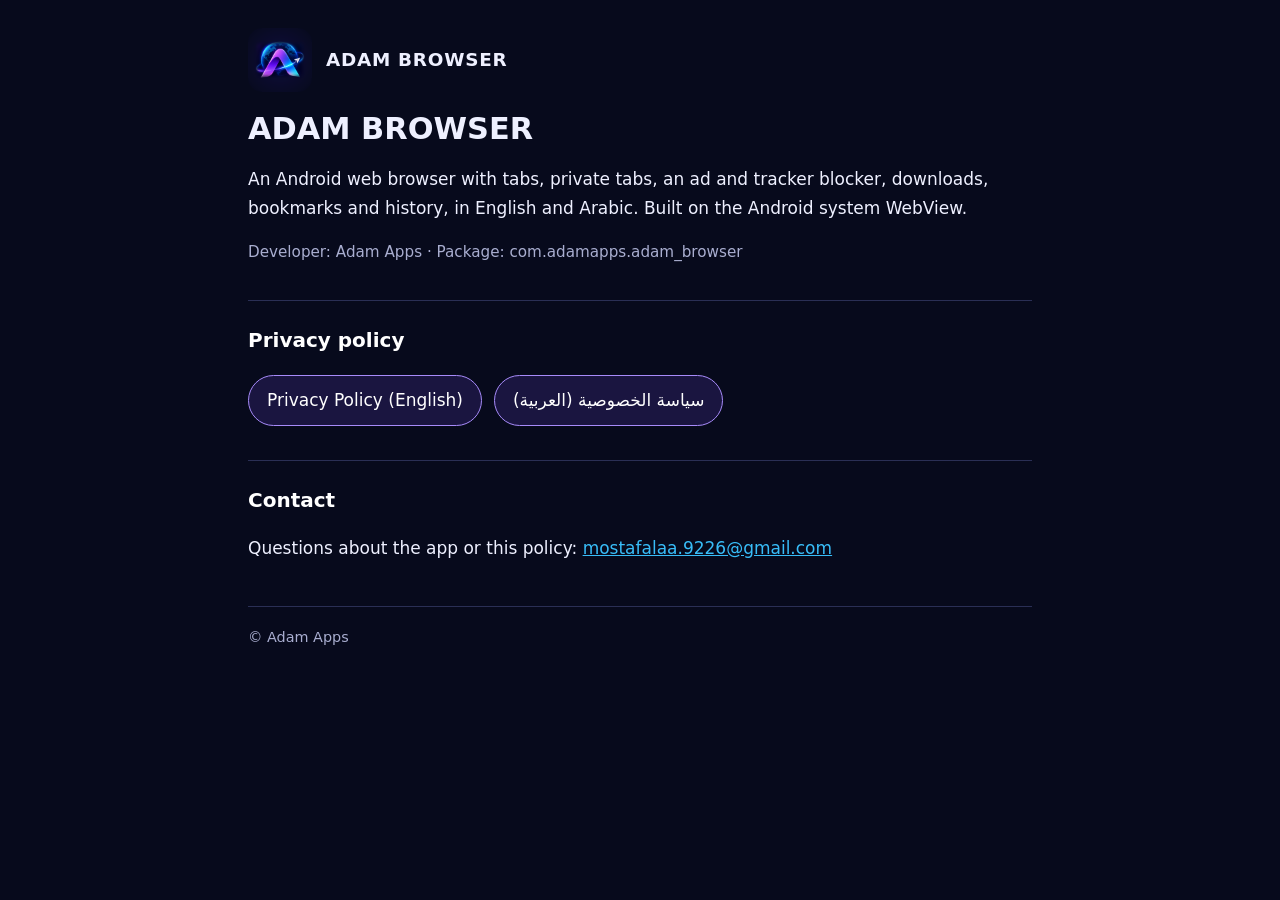
<file: index.html>
<!doctype html>
<html lang="en">
<head>
<meta charset="utf-8">
<meta name="viewport" content="width=device-width, initial-scale=1">
<title>ADAM BROWSER — Adam Apps</title>
<meta name="description" content="ADAM BROWSER is an Android web browser by Adam Apps. Privacy policy in English and Arabic.">
<link rel="stylesheet" href="style.css">
</head>
<body>
<div class="wrap">
  <header class="site">
    <img src="icon.png" alt="ADAM BROWSER app icon" width="64" height="64">
    <b>ADAM BROWSER</b>
  </header>
  <h1>ADAM BROWSER</h1>
  <p>An Android web browser with tabs, private tabs, an ad and tracker blocker, downloads, bookmarks and history, in English and Arabic. Built on the Android system WebView.</p>
  <p class="muted">Developer: Adam Apps · Package: com.adamapps.adam_browser</p>

  <h2>Privacy policy</h2>
  <div class="lang">
    <a href="privacy-policy.html">Privacy Policy (English)</a>
    <a href="privacy-policy-ar.html" lang="ar" dir="rtl">سياسة الخصوصية (العربية)</a>
  </div>

  <h2>Contact</h2>
  <p>Questions about the app or this policy: <a href="mailto:mostafalaa.9226@gmail.com">mostafalaa.9226@gmail.com</a></p>

  <footer>© Adam Apps</footer>
</div>
</body>
</html>
</file>
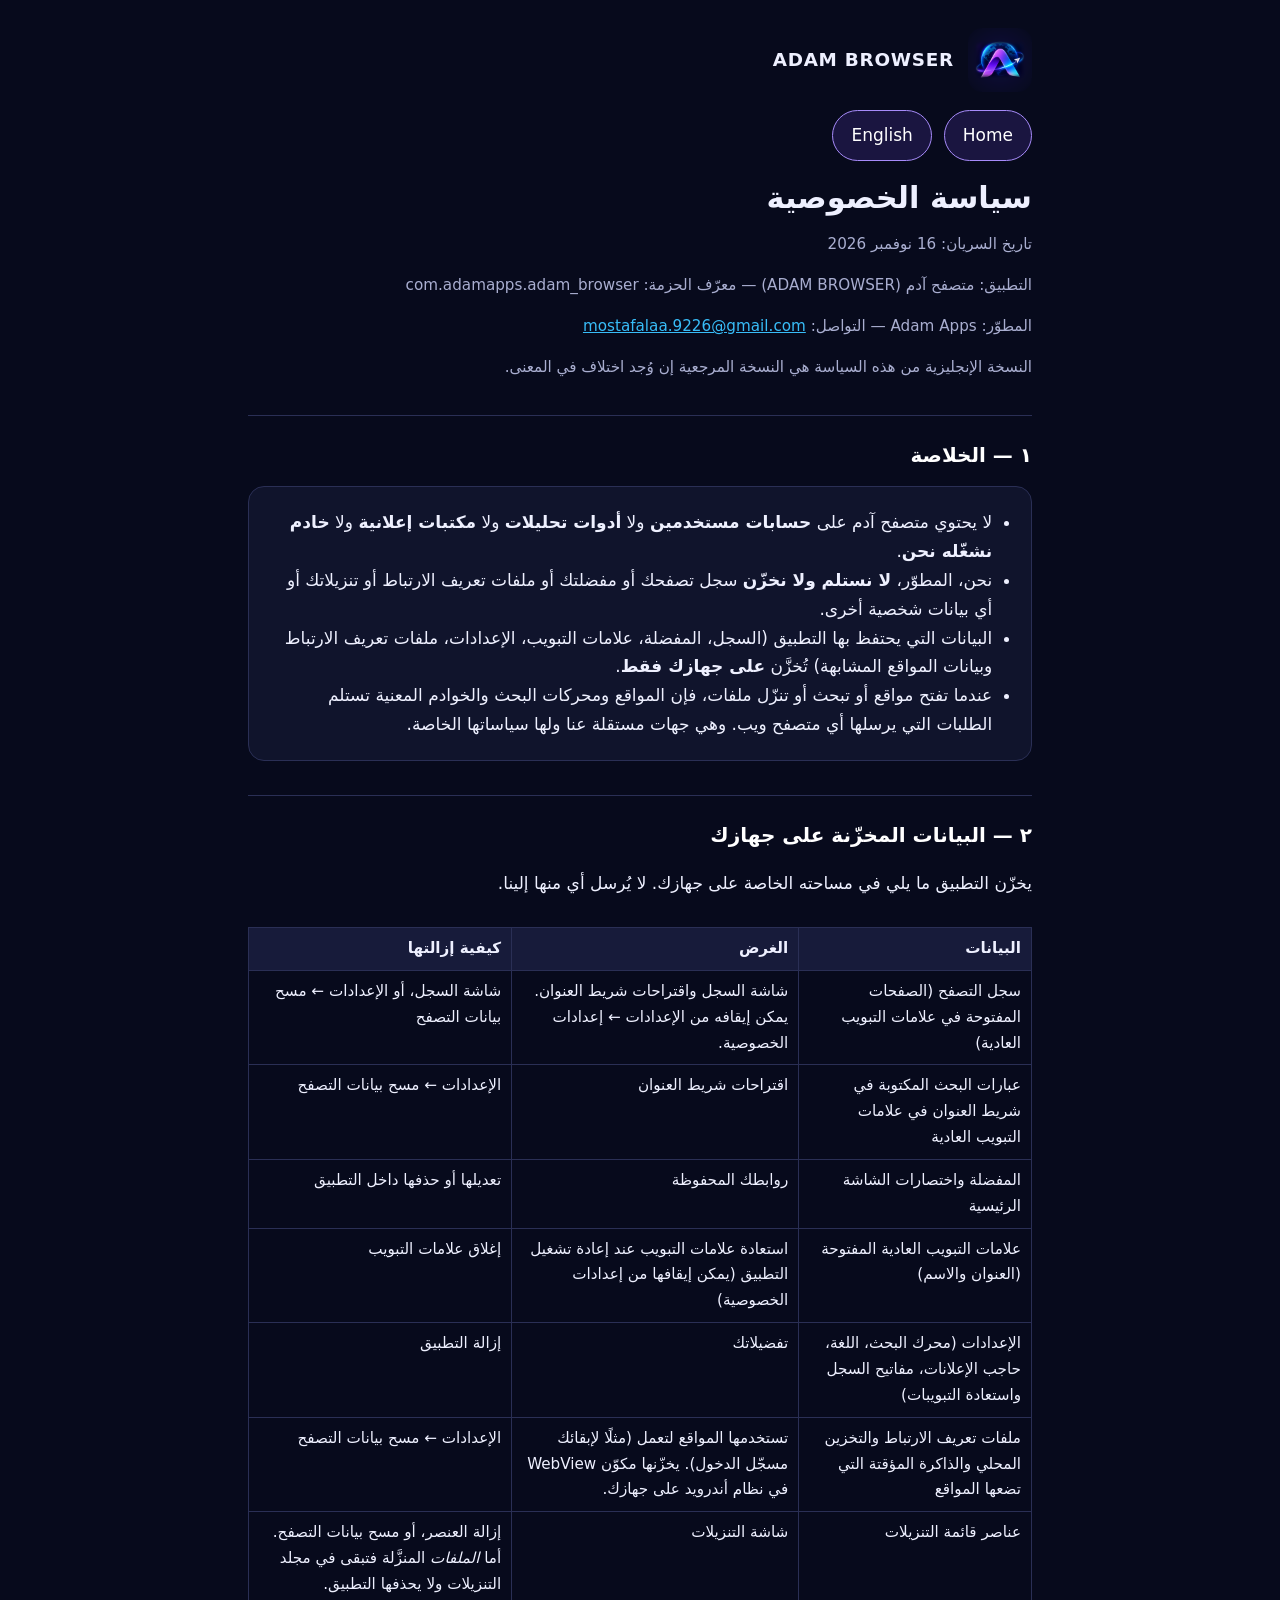
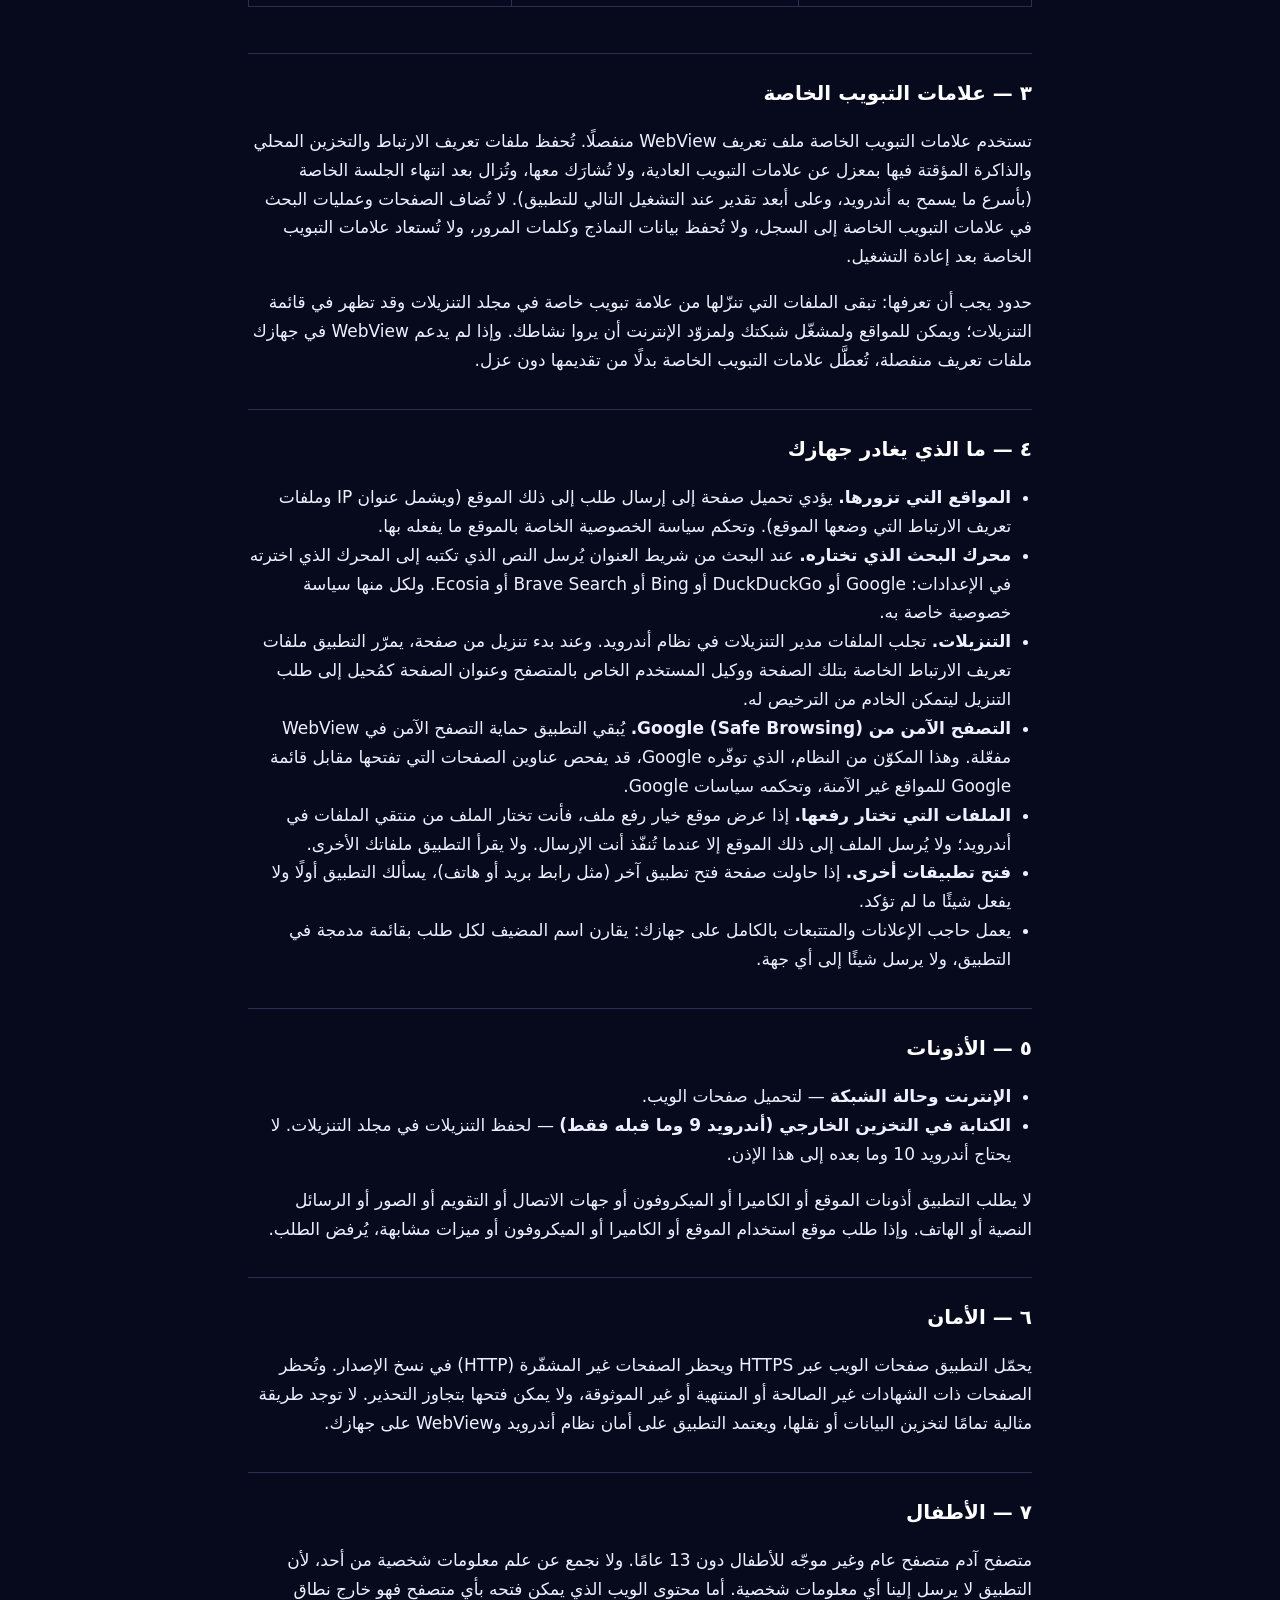
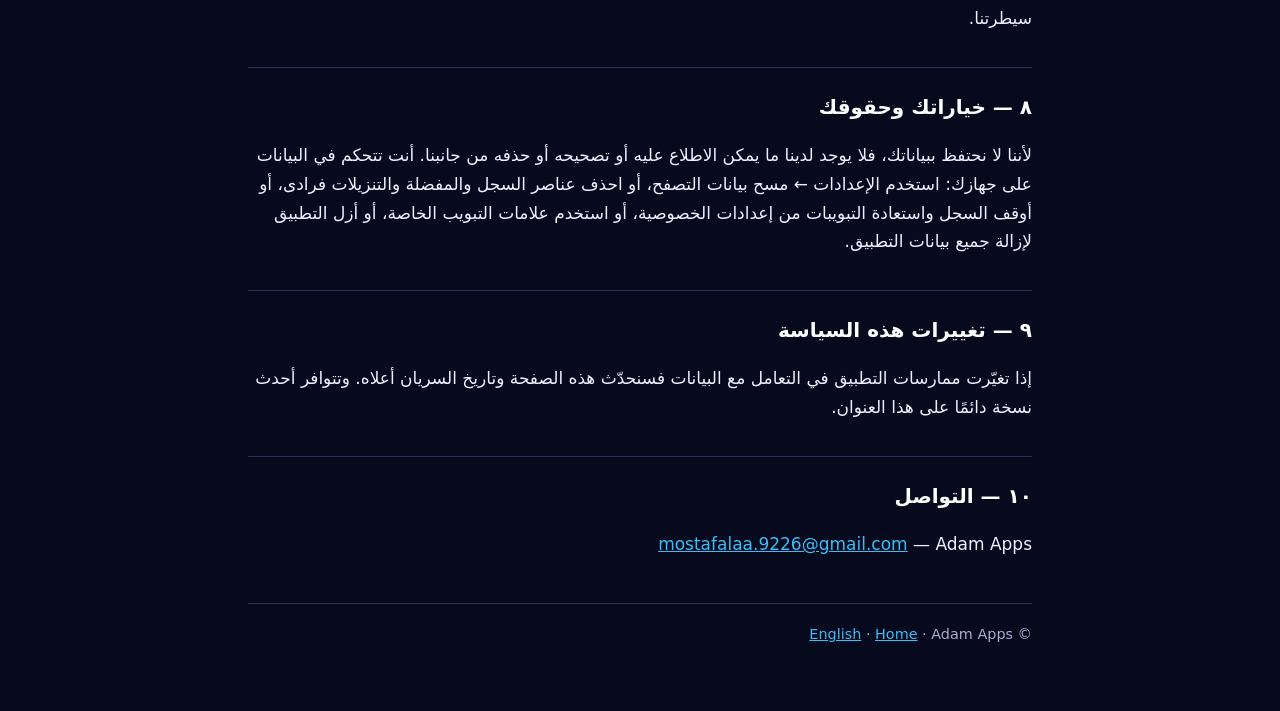
<file: privacy-policy-ar.html>
<!doctype html>
<html lang="ar" dir="rtl">
<head>
<meta charset="utf-8">
<meta name="viewport" content="width=device-width, initial-scale=1">
<title>سياسة الخصوصية — متصفح آدم (ADAM BROWSER)</title>
<meta name="description" content="سياسة الخصوصية لتطبيق متصفح آدم (ADAM BROWSER)، متصفح ويب لأندرويد من Adam Apps.">
<link rel="stylesheet" href="style.css">
</head>
<body>
<div class="wrap">
  <header class="site">
    <img src="icon.png" alt="أيقونة تطبيق متصفح آدم" width="64" height="64">
    <b>ADAM BROWSER</b>
  </header>
  <div class="lang"><a href="index.html" lang="en" dir="ltr">Home</a><a href="privacy-policy.html" lang="en" dir="ltr">English</a></div>

  <h1>سياسة الخصوصية</h1>
  <p class="muted">تاريخ السريان: 16 نوفمبر 2026</p>
  <p class="muted">التطبيق: متصفح آدم (<bdi dir="ltr">ADAM BROWSER</bdi>) — معرّف الحزمة: <bdi dir="ltr">com.adamapps.adam_browser</bdi></p>
  <p class="muted">المطوّر: <bdi dir="ltr">Adam Apps</bdi> — التواصل: <a href="mailto:mostafalaa.9226@gmail.com" dir="ltr">mostafalaa.9226@gmail.com</a></p>
  <p class="muted">النسخة الإنجليزية من هذه السياسة هي النسخة المرجعية إن وُجد اختلاف في المعنى.</p>

  <h2>١ — الخلاصة</h2>
  <div class="card">
  <ul>
    <li>لا يحتوي متصفح آدم على <b>حسابات مستخدمين</b> ولا <b>أدوات تحليلات</b> ولا <b>مكتبات إعلانية</b> ولا <b>خادم نشغّله نحن</b>.</li>
    <li>نحن، المطوّر، <b>لا نستلم ولا نخزّن</b> سجل تصفحك أو مفضلتك أو ملفات تعريف الارتباط أو تنزيلاتك أو أي بيانات شخصية أخرى.</li>
    <li>البيانات التي يحتفظ بها التطبيق (السجل، المفضلة، علامات التبويب، الإعدادات، ملفات تعريف الارتباط وبيانات المواقع المشابهة) تُخزَّن <b>على جهازك فقط</b>.</li>
    <li>عندما تفتح مواقع أو تبحث أو تنزّل ملفات، فإن المواقع ومحركات البحث والخوادم المعنية تستلم الطلبات التي يرسلها أي متصفح ويب. وهي جهات مستقلة عنا ولها سياساتها الخاصة.</li>
  </ul>
  </div>

  <h2>٢ — البيانات المخزّنة على جهازك</h2>
  <p>يخزّن التطبيق ما يلي في مساحته الخاصة على جهازك. لا يُرسل أي منها إلينا.</p>
  <div class="table-scroll"><table>
    <tr><th>البيانات</th><th>الغرض</th><th>كيفية إزالتها</th></tr>
    <tr><td>سجل التصفح (الصفحات المفتوحة في علامات التبويب العادية)</td><td>شاشة السجل واقتراحات شريط العنوان. يمكن إيقافه من الإعدادات ← إعدادات الخصوصية.</td><td>شاشة السجل، أو الإعدادات ← مسح بيانات التصفح</td></tr>
    <tr><td>عبارات البحث المكتوبة في شريط العنوان في علامات التبويب العادية</td><td>اقتراحات شريط العنوان</td><td>الإعدادات ← مسح بيانات التصفح</td></tr>
    <tr><td>المفضلة واختصارات الشاشة الرئيسية</td><td>روابطك المحفوظة</td><td>تعديلها أو حذفها داخل التطبيق</td></tr>
    <tr><td>علامات التبويب العادية المفتوحة (العنوان والاسم)</td><td>استعادة علامات التبويب عند إعادة تشغيل التطبيق (يمكن إيقافها من إعدادات الخصوصية)</td><td>إغلاق علامات التبويب</td></tr>
    <tr><td>الإعدادات (محرك البحث، اللغة، حاجب الإعلانات، مفاتيح السجل واستعادة التبويبات)</td><td>تفضيلاتك</td><td>إزالة التطبيق</td></tr>
    <tr><td>ملفات تعريف الارتباط والتخزين المحلي والذاكرة المؤقتة التي تضعها المواقع</td><td>تستخدمها المواقع لتعمل (مثلًا لإبقائك مسجّل الدخول). يخزّنها مكوّن WebView في نظام أندرويد على جهازك.</td><td>الإعدادات ← مسح بيانات التصفح</td></tr>
    <tr><td>عناصر قائمة التنزيلات</td><td>شاشة التنزيلات</td><td>إزالة العنصر، أو مسح بيانات التصفح. أما <i>الملفات</i> المنزَّلة فتبقى في مجلد التنزيلات ولا يحذفها التطبيق.</td></tr>
  </table></div>

  <h2>٣ — علامات التبويب الخاصة</h2>
  <p>تستخدم علامات التبويب الخاصة ملف تعريف WebView منفصلًا. تُحفظ ملفات تعريف الارتباط والتخزين المحلي والذاكرة المؤقتة فيها بمعزل عن علامات التبويب العادية، ولا تُشارَك معها، وتُزال بعد انتهاء الجلسة الخاصة (بأسرع ما يسمح به أندرويد، وعلى أبعد تقدير عند التشغيل التالي للتطبيق). لا تُضاف الصفحات وعمليات البحث في علامات التبويب الخاصة إلى السجل، ولا تُحفظ بيانات النماذج وكلمات المرور، ولا تُستعاد علامات التبويب الخاصة بعد إعادة التشغيل.</p>
  <p>حدود يجب أن تعرفها: تبقى الملفات التي تنزّلها من علامة تبويب خاصة في مجلد التنزيلات وقد تظهر في قائمة التنزيلات؛ ويمكن للمواقع ولمشغّل شبكتك ولمزوّد الإنترنت أن يروا نشاطك. وإذا لم يدعم WebView في جهازك ملفات تعريف منفصلة، تُعطَّل علامات التبويب الخاصة بدلًا من تقديمها دون عزل.</p>

  <h2>٤ — ما الذي يغادر جهازك</h2>
  <ul>
    <li><b>المواقع التي تزورها.</b> يؤدي تحميل صفحة إلى إرسال طلب إلى ذلك الموقع (ويشمل عنوان IP وملفات تعريف الارتباط التي وضعها الموقع). وتحكم سياسة الخصوصية الخاصة بالموقع ما يفعله بها.</li>
    <li><b>محرك البحث الذي تختاره.</b> عند البحث من شريط العنوان يُرسل النص الذي تكتبه إلى المحرك الذي اخترته في الإعدادات: Google أو DuckDuckGo أو Bing أو Brave Search أو Ecosia. ولكل منها سياسة خصوصية خاصة به.</li>
    <li><b>التنزيلات.</b> تجلب الملفات مدير التنزيلات في نظام أندرويد. وعند بدء تنزيل من صفحة، يمرّر التطبيق ملفات تعريف الارتباط الخاصة بتلك الصفحة ووكيل المستخدم الخاص بالمتصفح وعنوان الصفحة كمُحيل إلى طلب التنزيل ليتمكن الخادم من الترخيص له.</li>
    <li><b>التصفح الآمن من Google (Safe Browsing).</b> يُبقي التطبيق حماية التصفح الآمن في WebView مفعّلة. وهذا المكوّن من النظام، الذي توفّره Google، قد يفحص عناوين الصفحات التي تفتحها مقابل قائمة Google للمواقع غير الآمنة، وتحكمه سياسات Google.</li>
    <li><b>الملفات التي تختار رفعها.</b> إذا عرض موقع خيار رفع ملف، فأنت تختار الملف من منتقي الملفات في أندرويد؛ ولا يُرسل الملف إلى ذلك الموقع إلا عندما تُنفّذ أنت الإرسال. ولا يقرأ التطبيق ملفاتك الأخرى.</li>
    <li><b>فتح تطبيقات أخرى.</b> إذا حاولت صفحة فتح تطبيق آخر (مثل رابط بريد أو هاتف)، يسألك التطبيق أولًا ولا يفعل شيئًا ما لم تؤكد.</li>
    <li>يعمل حاجب الإعلانات والمتتبعات بالكامل على جهازك: يقارن اسم المضيف لكل طلب بقائمة مدمجة في التطبيق، ولا يرسل شيئًا إلى أي جهة.</li>
  </ul>

  <h2>٥ — الأذونات</h2>
  <ul>
    <li><b>الإنترنت وحالة الشبكة</b> — لتحميل صفحات الويب.</li>
    <li><b>الكتابة في التخزين الخارجي (أندرويد 9 وما قبله فقط)</b> — لحفظ التنزيلات في مجلد التنزيلات. لا يحتاج أندرويد 10 وما بعده إلى هذا الإذن.</li>
  </ul>
  <p>لا يطلب التطبيق أذونات الموقع أو الكاميرا أو الميكروفون أو جهات الاتصال أو التقويم أو الصور أو الرسائل النصية أو الهاتف. وإذا طلب موقع استخدام الموقع أو الكاميرا أو الميكروفون أو ميزات مشابهة، يُرفض الطلب.</p>

  <h2>٦ — الأمان</h2>
  <p>يحمّل التطبيق صفحات الويب عبر HTTPS ويحظر الصفحات غير المشفّرة (HTTP) في نسخ الإصدار. وتُحظر الصفحات ذات الشهادات غير الصالحة أو المنتهية أو غير الموثوقة، ولا يمكن فتحها بتجاوز التحذير. لا توجد طريقة مثالية تمامًا لتخزين البيانات أو نقلها، ويعتمد التطبيق على أمان نظام أندرويد وWebView على جهازك.</p>

  <h2>٧ — الأطفال</h2>
  <p>متصفح آدم متصفح عام وغير موجّه للأطفال دون 13 عامًا. ولا نجمع عن علم معلومات شخصية من أحد، لأن التطبيق لا يرسل إلينا أي معلومات شخصية. أما محتوى الويب الذي يمكن فتحه بأي متصفح فهو خارج نطاق سيطرتنا.</p>

  <h2>٨ — خياراتك وحقوقك</h2>
  <p>لأننا لا نحتفظ ببياناتك، فلا يوجد لدينا ما يمكن الاطلاع عليه أو تصحيحه أو حذفه من جانبنا. أنت تتحكم في البيانات على جهازك: استخدم الإعدادات ← مسح بيانات التصفح، أو احذف عناصر السجل والمفضلة والتنزيلات فرادى، أو أوقف السجل واستعادة التبويبات من إعدادات الخصوصية، أو استخدم علامات التبويب الخاصة، أو أزل التطبيق لإزالة جميع بيانات التطبيق.</p>

  <h2>٩ — تغييرات هذه السياسة</h2>
  <p>إذا تغيّرت ممارسات التطبيق في التعامل مع البيانات فسنحدّث هذه الصفحة وتاريخ السريان أعلاه. وتتوافر أحدث نسخة دائمًا على هذا العنوان.</p>

  <h2>١٠ — التواصل</h2>
  <p><bdi dir="ltr">Adam Apps</bdi> — <a href="mailto:mostafalaa.9226@gmail.com" dir="ltr">mostafalaa.9226@gmail.com</a></p>

  <footer>© Adam Apps · <a href="index.html" lang="en" dir="ltr">Home</a> · <a href="privacy-policy.html" lang="en" dir="ltr">English</a></footer>
</div>
</body>
</html>
</file>
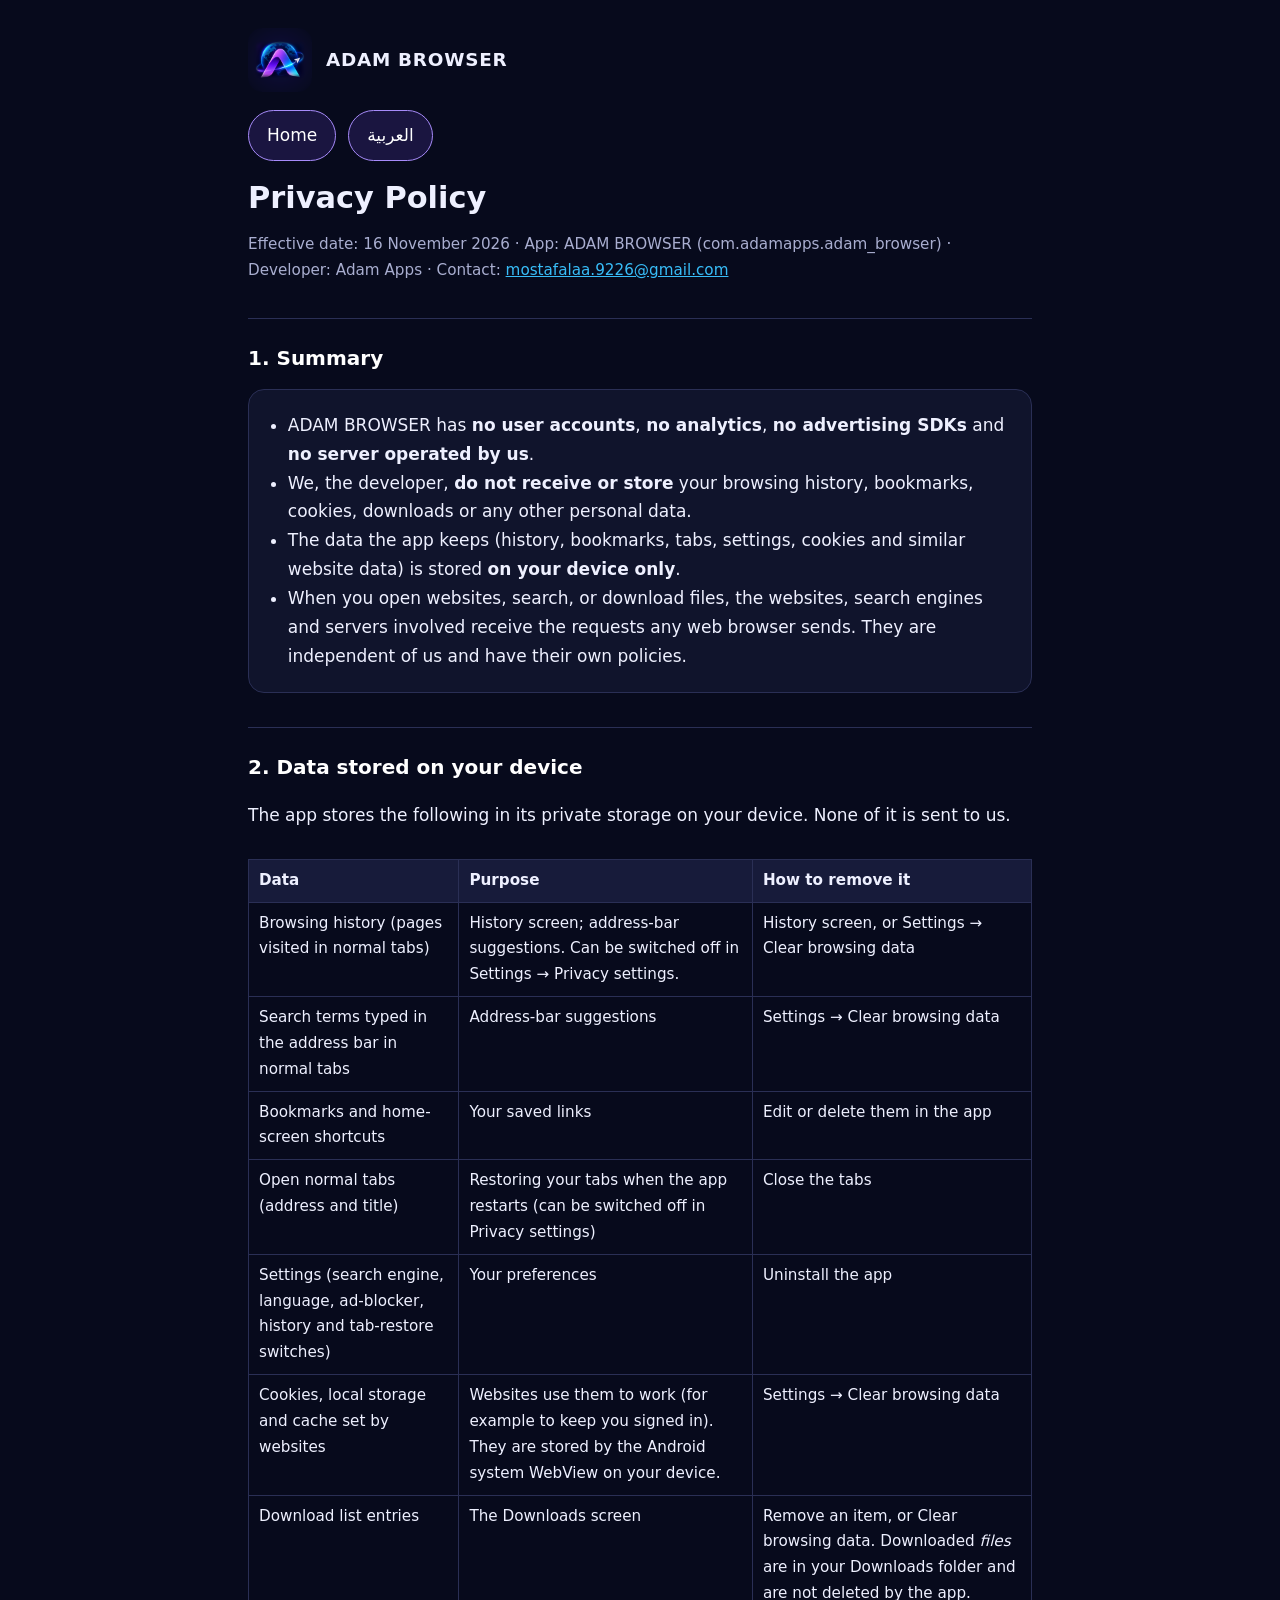
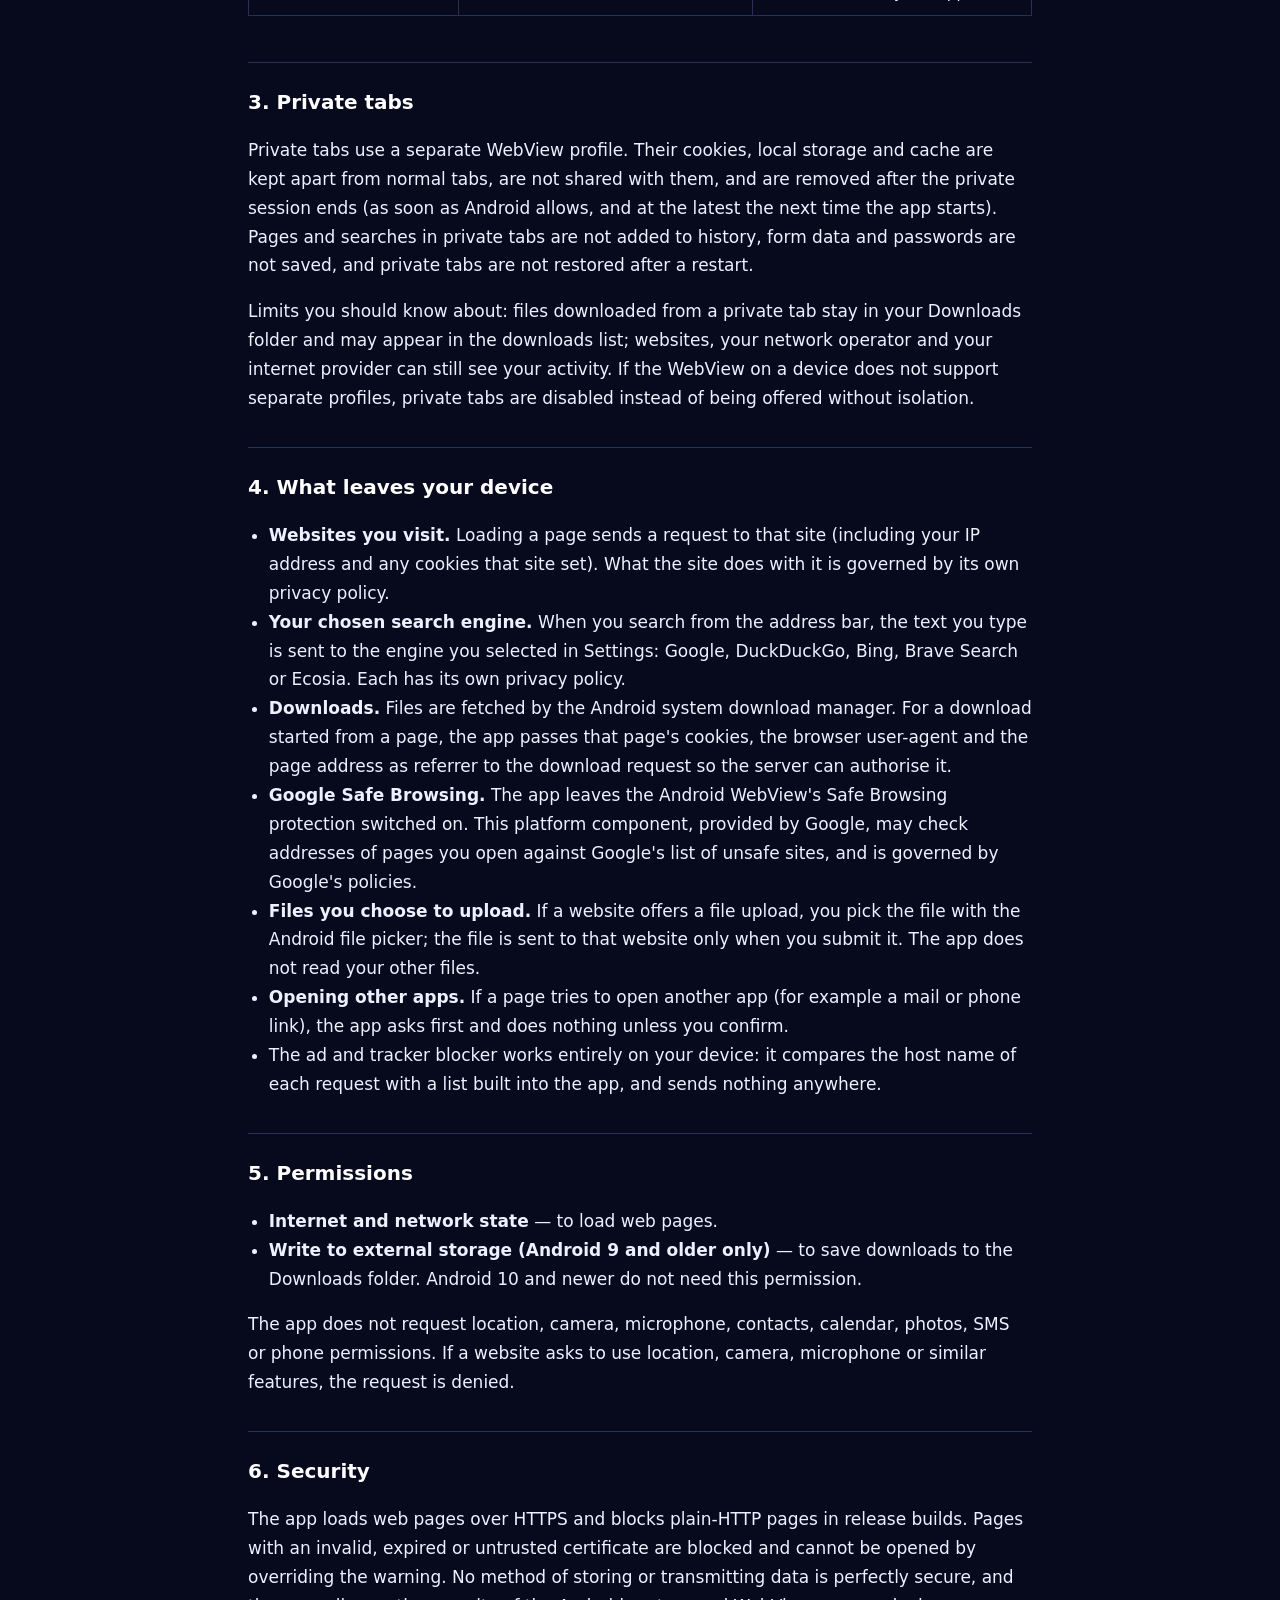
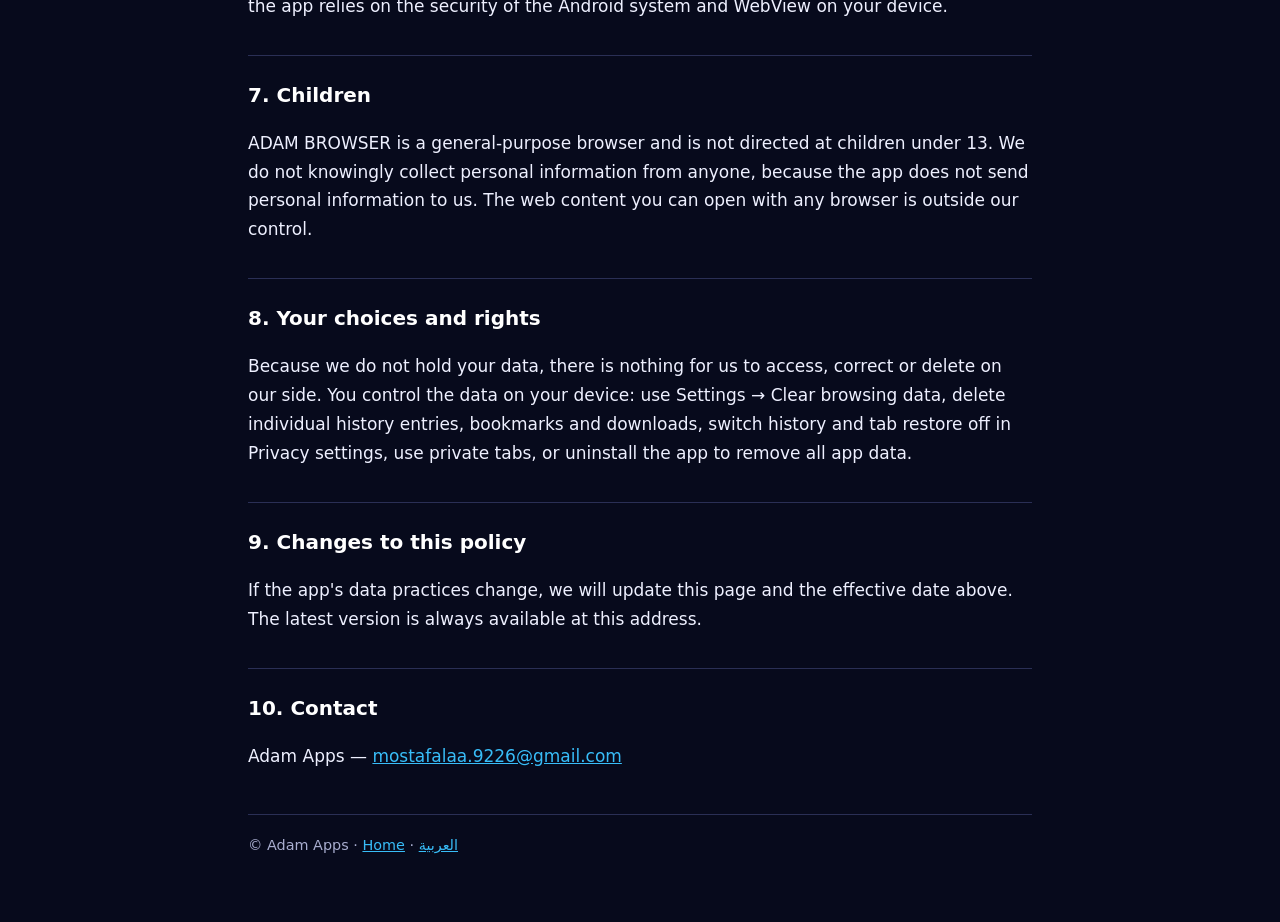
<file: privacy-policy.html>
<!doctype html>
<html lang="en">
<head>
<meta charset="utf-8">
<meta name="viewport" content="width=device-width, initial-scale=1">
<title>Privacy Policy — ADAM BROWSER</title>
<meta name="description" content="Privacy Policy for ADAM BROWSER, an Android web browser by Adam Apps.">
<link rel="stylesheet" href="style.css">
</head>
<body>
<div class="wrap">
  <header class="site">
    <img src="icon.png" alt="ADAM BROWSER app icon" width="64" height="64">
    <b>ADAM BROWSER</b>
  </header>
  <div class="lang"><a href="index.html">Home</a><a href="privacy-policy-ar.html" lang="ar" dir="rtl">العربية</a></div>

  <h1>Privacy Policy</h1>
  <p class="muted">Effective date: 16 November 2026 · App: ADAM BROWSER (com.adamapps.adam_browser) · Developer: Adam Apps · Contact: <a href="mailto:mostafalaa.9226@gmail.com">mostafalaa.9226@gmail.com</a></p>

  <h2>1. Summary</h2>
  <div class="card">
  <ul>
    <li>ADAM BROWSER has <b>no user accounts</b>, <b>no analytics</b>, <b>no advertising SDKs</b> and <b>no server operated by us</b>.</li>
    <li>We, the developer, <b>do not receive or store</b> your browsing history, bookmarks, cookies, downloads or any other personal data.</li>
    <li>The data the app keeps (history, bookmarks, tabs, settings, cookies and similar website data) is stored <b>on your device only</b>.</li>
    <li>When you open websites, search, or download files, the websites, search engines and servers involved receive the requests any web browser sends. They are independent of us and have their own policies.</li>
  </ul>
  </div>

  <h2>2. Data stored on your device</h2>
  <p>The app stores the following in its private storage on your device. None of it is sent to us.</p>
  <div class="table-scroll"><table>
    <tr><th>Data</th><th>Purpose</th><th>How to remove it</th></tr>
    <tr><td>Browsing history (pages visited in normal tabs)</td><td>History screen; address-bar suggestions. Can be switched off in Settings → Privacy settings.</td><td>History screen, or Settings → Clear browsing data</td></tr>
    <tr><td>Search terms typed in the address bar in normal tabs</td><td>Address-bar suggestions</td><td>Settings → Clear browsing data</td></tr>
    <tr><td>Bookmarks and home-screen shortcuts</td><td>Your saved links</td><td>Edit or delete them in the app</td></tr>
    <tr><td>Open normal tabs (address and title)</td><td>Restoring your tabs when the app restarts (can be switched off in Privacy settings)</td><td>Close the tabs</td></tr>
    <tr><td>Settings (search engine, language, ad-blocker, history and tab-restore switches)</td><td>Your preferences</td><td>Uninstall the app</td></tr>
    <tr><td>Cookies, local storage and cache set by websites</td><td>Websites use them to work (for example to keep you signed in). They are stored by the Android system WebView on your device.</td><td>Settings → Clear browsing data</td></tr>
    <tr><td>Download list entries</td><td>The Downloads screen</td><td>Remove an item, or Clear browsing data. Downloaded <i>files</i> are in your Downloads folder and are not deleted by the app.</td></tr>
  </table></div>

  <h2>3. Private tabs</h2>
  <p>Private tabs use a separate WebView profile. Their cookies, local storage and cache are kept apart from normal tabs, are not shared with them, and are removed after the private session ends (as soon as Android allows, and at the latest the next time the app starts). Pages and searches in private tabs are not added to history, form data and passwords are not saved, and private tabs are not restored after a restart.</p>
  <p>Limits you should know about: files downloaded from a private tab stay in your Downloads folder and may appear in the downloads list; websites, your network operator and your internet provider can still see your activity. If the WebView on a device does not support separate profiles, private tabs are disabled instead of being offered without isolation.</p>

  <h2>4. What leaves your device</h2>
  <ul>
    <li><b>Websites you visit.</b> Loading a page sends a request to that site (including your IP address and any cookies that site set). What the site does with it is governed by its own privacy policy.</li>
    <li><b>Your chosen search engine.</b> When you search from the address bar, the text you type is sent to the engine you selected in Settings: Google, DuckDuckGo, Bing, Brave Search or Ecosia. Each has its own privacy policy.</li>
    <li><b>Downloads.</b> Files are fetched by the Android system download manager. For a download started from a page, the app passes that page's cookies, the browser user-agent and the page address as referrer to the download request so the server can authorise it.</li>
    <li><b>Google Safe Browsing.</b> The app leaves the Android WebView's Safe Browsing protection switched on. This platform component, provided by Google, may check addresses of pages you open against Google's list of unsafe sites, and is governed by Google's policies.</li>
    <li><b>Files you choose to upload.</b> If a website offers a file upload, you pick the file with the Android file picker; the file is sent to that website only when you submit it. The app does not read your other files.</li>
    <li><b>Opening other apps.</b> If a page tries to open another app (for example a mail or phone link), the app asks first and does nothing unless you confirm.</li>
    <li>The ad and tracker blocker works entirely on your device: it compares the host name of each request with a list built into the app, and sends nothing anywhere.</li>
  </ul>

  <h2>5. Permissions</h2>
  <ul>
    <li><b>Internet and network state</b> — to load web pages.</li>
    <li><b>Write to external storage (Android 9 and older only)</b> — to save downloads to the Downloads folder. Android 10 and newer do not need this permission.</li>
  </ul>
  <p>The app does not request location, camera, microphone, contacts, calendar, photos, SMS or phone permissions. If a website asks to use location, camera, microphone or similar features, the request is denied.</p>

  <h2>6. Security</h2>
  <p>The app loads web pages over HTTPS and blocks plain-HTTP pages in release builds. Pages with an invalid, expired or untrusted certificate are blocked and cannot be opened by overriding the warning. No method of storing or transmitting data is perfectly secure, and the app relies on the security of the Android system and WebView on your device.</p>

  <h2>7. Children</h2>
  <p>ADAM BROWSER is a general-purpose browser and is not directed at children under 13. We do not knowingly collect personal information from anyone, because the app does not send personal information to us. The web content you can open with any browser is outside our control.</p>

  <h2>8. Your choices and rights</h2>
  <p>Because we do not hold your data, there is nothing for us to access, correct or delete on our side. You control the data on your device: use Settings → Clear browsing data, delete individual history entries, bookmarks and downloads, switch history and tab restore off in Privacy settings, use private tabs, or uninstall the app to remove all app data.</p>

  <h2>9. Changes to this policy</h2>
  <p>If the app's data practices change, we will update this page and the effective date above. The latest version is always available at this address.</p>

  <h2>10. Contact</h2>
  <p>Adam Apps — <a href="mailto:mostafalaa.9226@gmail.com">mostafalaa.9226@gmail.com</a></p>

  <footer>© Adam Apps · <a href="index.html">Home</a> · <a href="privacy-policy-ar.html" lang="ar" dir="rtl">العربية</a></footer>
</div>
</body>
</html>
</file>
<file: style.css>
:root {
  --bg: #070a1c;
  --card: #10142c;
  --line: #2a2f55;
  --text: #eef0ff;
  --muted: #a9aed0;
  --accent: #a78bfa;
  --accent2: #38bdf8;
}
* { box-sizing: border-box; }
html { -webkit-text-size-adjust: 100%; }
body {
  margin: 0;
  background: var(--bg);
  color: var(--text);
  font: 17px/1.7 system-ui, -apple-system, "Segoe UI", Roboto, "Noto Naskh Arabic", "Noto Sans Arabic", Arial, sans-serif;
}
.wrap { max-width: 820px; margin: 0 auto; padding: 28px 18px 64px; }
header.site { display: flex; align-items: center; gap: 14px; margin-bottom: 12px; }
header.site img { width: 64px; height: 64px; border-radius: 14px; }
header.site b { font-size: 1.15rem; letter-spacing: .04em; }
h1 { font-size: 1.9rem; line-height: 1.25; margin: 18px 0 6px; }
h2 { font-size: 1.25rem; margin: 34px 0 8px; color: #fff; border-top: 1px solid var(--line); padding-top: 22px; }
p, li { color: var(--text); }
.muted { color: var(--muted); font-size: .95rem; }
a { color: var(--accent2); }
.lang { display: flex; gap: 12px; flex-wrap: wrap; margin: 18px 0 6px; }
.lang a, .btn {
  display: inline-block; padding: 10px 18px; border-radius: 999px; text-decoration: none;
  border: 1px solid var(--accent); color: #fff; background: #1a1540;
}
.card { background: var(--card); border: 1px solid var(--line); border-radius: 16px; padding: 4px 18px; margin: 14px 0; }
table { width: 100%; border-collapse: collapse; margin: 12px 0; font-size: .95rem; }
th, td { border: 1px solid var(--line); padding: 8px 10px; vertical-align: top; text-align: start; }
th { background: #171b3a; }
.table-scroll { overflow-x: auto; }
footer { margin-top: 44px; color: var(--muted); font-size: .9rem; border-top: 1px solid var(--line); padding-top: 18px; }
ul { padding-inline-start: 1.3rem; }
</file>
